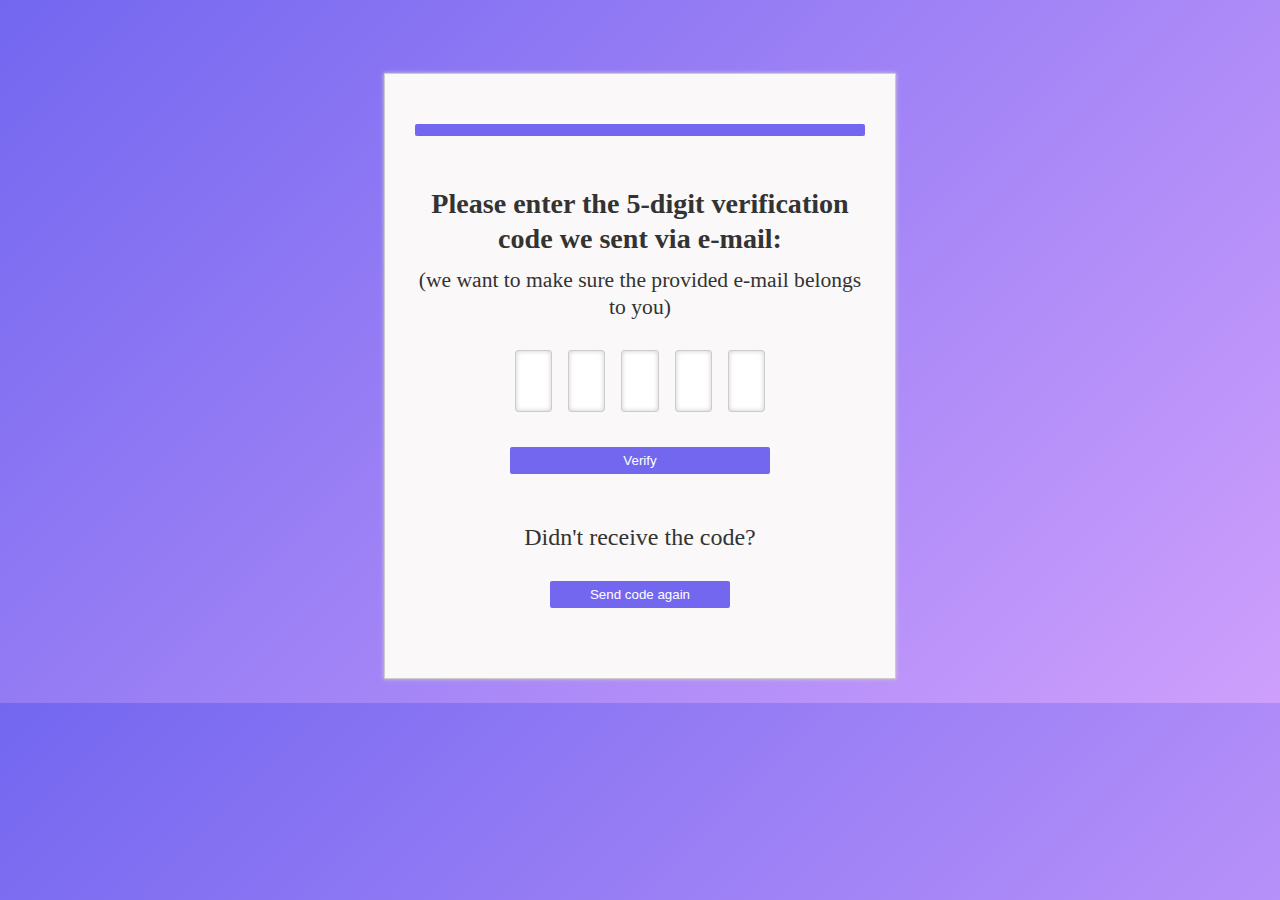
<file: src/main/resources/templates/email-checking.html>
<!DOCTYPE html>
<html lang="en">
<head>
    <meta charset="UTF-8">
    <title>Code Verification</title>
    <link href="https://fonts.googleapis.com/css2?family=Montserrat:wght@600&display=swap" rel="stylesheet">
</head>
<style>
    body{
        background: linear-gradient(135deg, #7367F0, #CE9FFC);
        font-family: Muli-SemiBold;
    }
    #wrapper {
        position: relative;
        z-index: 1;
        margin-top: 5%;
        font-family: Muli-SemiBold,serif;
        font-size: 1.5rem;
        text-align: center;
        /*box-sizing: border-box;*/
        box-sizing: border-box;
        color: #333;
    }

    #dialog {
        border: solid 1px #ccc;
        margin: 10px auto;
        padding: 20px 30px;
        display: inline-block;
        box-shadow: 0 0 4px #ccc;
        background-color: #FAF8F8;
        overflow: hidden;
        position: relative;
        max-width: 450px;
    }

    h3 {
        margin: 0 0 10px;
        padding: 0;
        line-height: 1.25;
    }

    span {
        font-size: 90%;
    }

    #form {
        max-width: 260px;
        margin: 25px auto 0;
    }

    input {
        margin: 5px;
        text-align: center;
        line-height: 80px;
        font-size: 50px;
        border: solid 1px #ccc;
        box-shadow: 0 0 5px #ccc inset;
        outline: none;
        width: 12%;
        height: 12%;
        transition: all .2s ease-in-out;
        border-radius: 3px;
    }

    input:focus {
        border-color: #D27AD1FF;
        box-shadow: 0 0 5px #D27AD1FF inset;
    }

    input::selection {
        background: transparent;
    }

    button {
        margin: 30px 0 50px;
        width: 100%;
        height: 20%;
        padding: 6px;
        background: #7367F0;
        border:none;
        font-family: 'Poppins', sans-serif;
        font-weight: lighter;
        color: white;
        border-radius: 2px;
        cursor: pointer;
    }
    #submit-button:hover{
        background: #CE9FFC;
        opacity: 1;
    }
    #image-1{
        position: absolute;
        bottom: 120px;
        right: 390px;
    }
    #resend-code-button{
        width: 40%;
        height: 30%;
    }
    #resend-code-button:hover{
        background: #CE9FFC;
        opacity: 1;
    }
    a{
        text-decoration: none;
        color: white;
    }

</style>
<body>
<div id="wrapper">
    <div id="dialog">
        <button class="close"></button>
        <h3>Please enter the 5-digit verification code we sent via e-mail:</h3>
        <span>(we want to make sure the provided e-mail belongs to you)</span>
        <form method="POST" action="/email" id="form">
            <input type="text" name="fldOne" maxLength="1" size="1" min="0" max="9" pattern="[0-9]{1}" />
            <input type="text" name="fldTwo" maxLength="1" size="1" min="0" max="9" pattern="[0-9]{1}" />
            <input type="text" name="fldThree" maxLength="1" size="1" min="0" max="9" pattern="[0-9]{1}" />
            <input type="text" name="fldFour" maxLength="1" size="1" min="0" max="9" pattern="[0-9]{1}" />
            <input type="text" name="fldFive" maxLength="1" size="1" min="0" max="9" pattern="[0-9]{1}" />

            <button id="submit-button" type="submit" class="btn btn-primary btn-embossed">Verify</button>
        </form>

        <div>
            Didn't receive the code?<br />
            <button id="resend-code-button">
                <a href="/signup/resend-code">Send code again</a><br/>
            </button>
        </div>
    </div>
</div>


<script>
    $(function() {
        'use strict';

        var body = $('body');

        function goToNextInput(e) {
            var key = e.which,
                t = $(e.target),
                sib = t.next('input');

            if (key != 9 && (key < 48 || key > 57)) {
                e.preventDefault();
                return false;
            }

            if (key === 9) {
                return true;
            }

            if (!sib || !sib.length) {
                sib = body.find('input').eq(0);
            }
            sib.select().focus();
        }

        function onKeyDown(e) {
            var key = e.which;

            if (key === 9 || (key >= 48 && key <= 57)) {
                return true;
            }

            e.preventDefault();
            return false;
        }

        function onFocus(e) {
            $(e.target).select();
        }

        body.on('keyup', 'input', goToNextInput);
        body.on('keydown', 'input', onKeyDown);
        body.on('click', 'input', onFocus);

    })
</script>

</body>
</html>
</file>
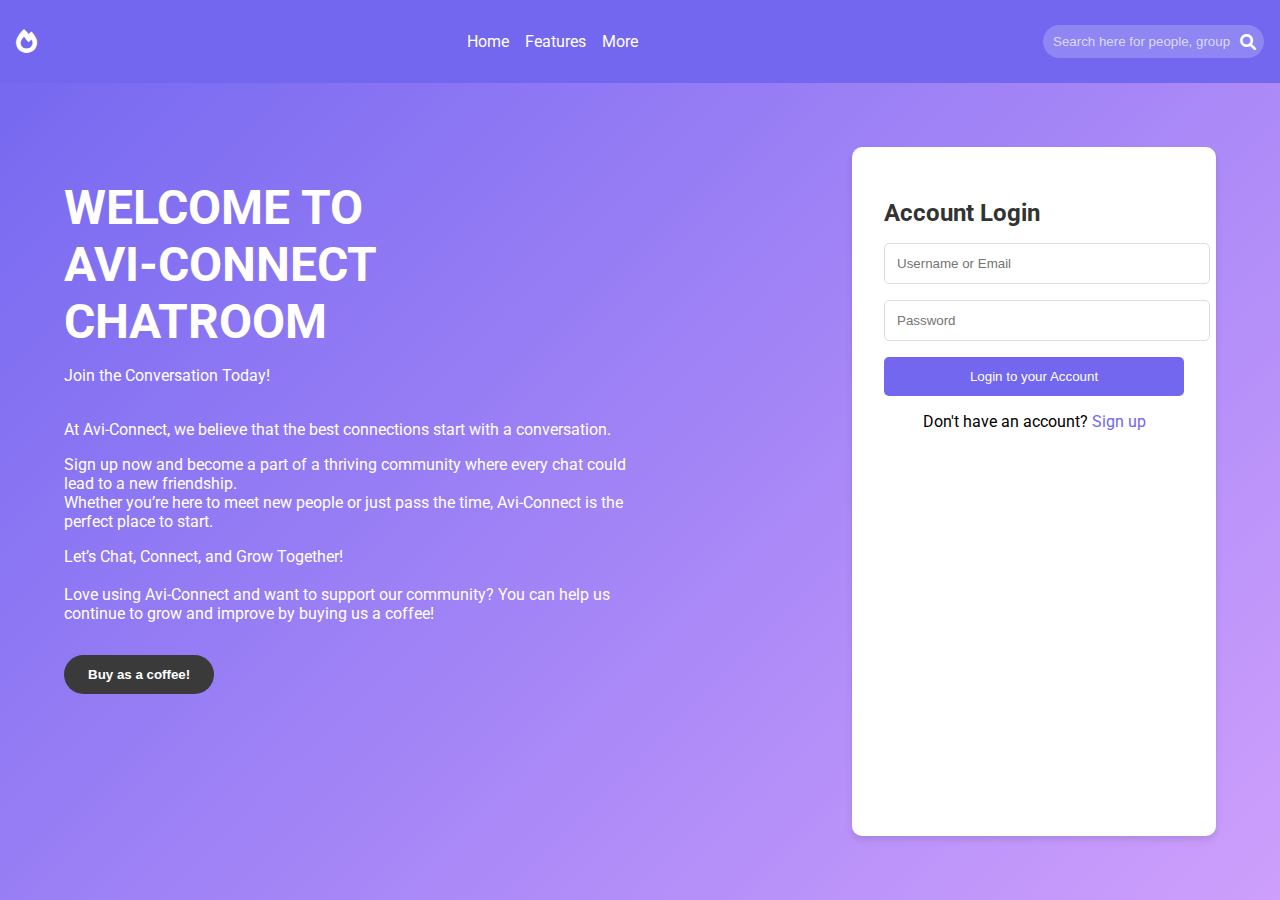
<file: src/main/resources/templates/home.html>
<!DOCTYPE html>
<html lang="en">
<head>
    <meta charset="UTF-8">
    <meta name="viewport" content="width=device-width, initial-scale=1.0">
    <title>Vikinger - Next Generation Social Community</title>
    <link href="https://fonts.googleapis.com/css2?family=Roboto:wght@400;500;700&display=swap" rel="stylesheet">
    <link rel="stylesheet" href="https://cdnjs.cloudflare.com/ajax/libs/font-awesome/6.0.0-beta3/css/all.min.css">
    <style>
        /* CSS кодот ќе биде тука */
        body, html {
            margin: 0;
            padding: 0;
            font-family: 'Roboto', sans-serif;
            height: 100%;
            overflow: hidden;
        }

        body {
            background: linear-gradient(135deg, #7367F0, #CE9FFC);
            display: flex;
            flex-direction: column;
        }

        header {
            background-color: #7367F0;
            padding: 1rem;
            color: white;
        }

        nav {
            display: flex;
            justify-content: space-between;
            align-items: center;
        }

        .logo {
            font-size: 1.5rem;
        }

        .nav-links {
            display: flex;
            list-style: none;
        }

        .nav-links li {
            margin-right: 1rem;
        }

        .nav-links a {
            color: white;
            text-decoration: none;
        }

        .search-bar {
            display: flex;
            align-items: center;
            background-color: rgba(255, 255, 255, 0.2);
            padding: 0.5rem;
            border-radius: 20px;
        }

        .search-bar input {
            background: transparent;
            border: none;
            color: white;
            margin-right: 0.5rem;
        }

        .search-bar input::placeholder {
            color: rgba(255, 255, 255, 0.7);
        }

        main {
            display: flex;
            justify-content: space-between;
            padding: 4rem;
            flex-grow: 1;
        }

        .content {
            color: white;
            max-width: 50%;
        }

        h1 {
            font-size: 3rem;
            margin-bottom: 1rem;
            animation: fadeInSlideUp 2s ease-in-out; /* Додавање на анимација */
        }

        @keyframes fadeInSlideUp {
            0% {
                opacity: 0;
                transform: translateY(20px); /* Почетно поместување надолу */
            }
            100% {
                opacity: 1;
                transform: translateY(0); /* Конечна позиција */
            }
        }

        .buttons {
            margin-top: 2rem;
        }

        .buttons button {
            padding: 0.75rem 1.5rem;
            margin-right: 1rem;
            border: none;
            border-radius: 20px;
            font-weight: bold;
            cursor: pointer;
        }

        .download-btn {
            background-color: #3a3a3a;
            color: white;
        }

        .features-btn {
            background-color: rgba(255, 255, 255, 0.2);
            color: white;
        }

        .login-form {
            background-color: white;
            padding: 2rem;
            border-radius: 10px;
            width: 300px;
            box-shadow: 0 4px 6px rgba(0, 0, 0, 0.1);
        }

        .login-form h2 {
            margin-bottom: 1rem;
            color: #333;
        }

        .login-form input {
            width: 100%;
            padding: 0.75rem;
            margin-bottom: 1rem;
            border: 1px solid #ddd;
            border-radius: 5px;
        }

        .login-form button {
            width: 100%;
            padding: 0.75rem;
            background-color: #7367F0;
            color: white;
            border: none;
            border-radius: 5px;
            cursor: pointer;
        }

        .signup-link {
            text-align: center;
            margin-top: 1rem;
        }

        .signup-link a {
            color: #7367F0;
            text-decoration: none;
        }

    </style>
</head>
<body>
<header>
    <nav>
        <div class="logo">
            <i class="fas fa-fire"></i>
        </div>
        <ul class="nav-links">
            <li><a href="#" class="active">Home</a></li>
            <li><a href="#">Features</a></li>
            <li><a href="#">More</a></li>
        </ul>
        <div class="search-bar">
            <input type="text" placeholder="Search here for people, groups and posts">
            <i class="fas fa-search"></i>
        </div>
    </nav>
</header>

<main>
    <div class="content">
        <h1>WELCOME TO<br>AVI-CONNECT CHATROOM</h1>
        <div>
            <p>Join the Conversation Today!<br><br></p>

            <p>At Avi-Connect, we believe that the best connections start with a conversation.</p>
            <p>Sign up now and become a part of a thriving community where every chat could lead to a new friendship.
            <br>Whether you’re here to meet new people or just pass the time, Avi-Connect is the perfect place to start.<br></p>

            <p>Let’s Chat, Connect, and Grow Together!<br><br>
                Love using Avi-Connect and want to support our community? You can help us continue to grow and improve by buying us a coffee!</p></div>
        <div class="buttons">
            <form action="/paypal">
                <button type="submit" class="download-btn">Buy as a coffee!</button>
            </form>
        </div>
    </div>

    <div class="login-form">
        <h2>Account Login</h2>
        <form method="post" action="/login">
            <input type="text" name="usernameOrEmail" placeholder="Username or Email">
            <input type="password" name="password" placeholder="Password">
            <button type="submit">Login to your Account</button>
        </form>
        <p class="signup-link">Don't have an account? <a href="/signup">Sign up</a></p>
    </div>
</main>

</body>
</html>
</file>
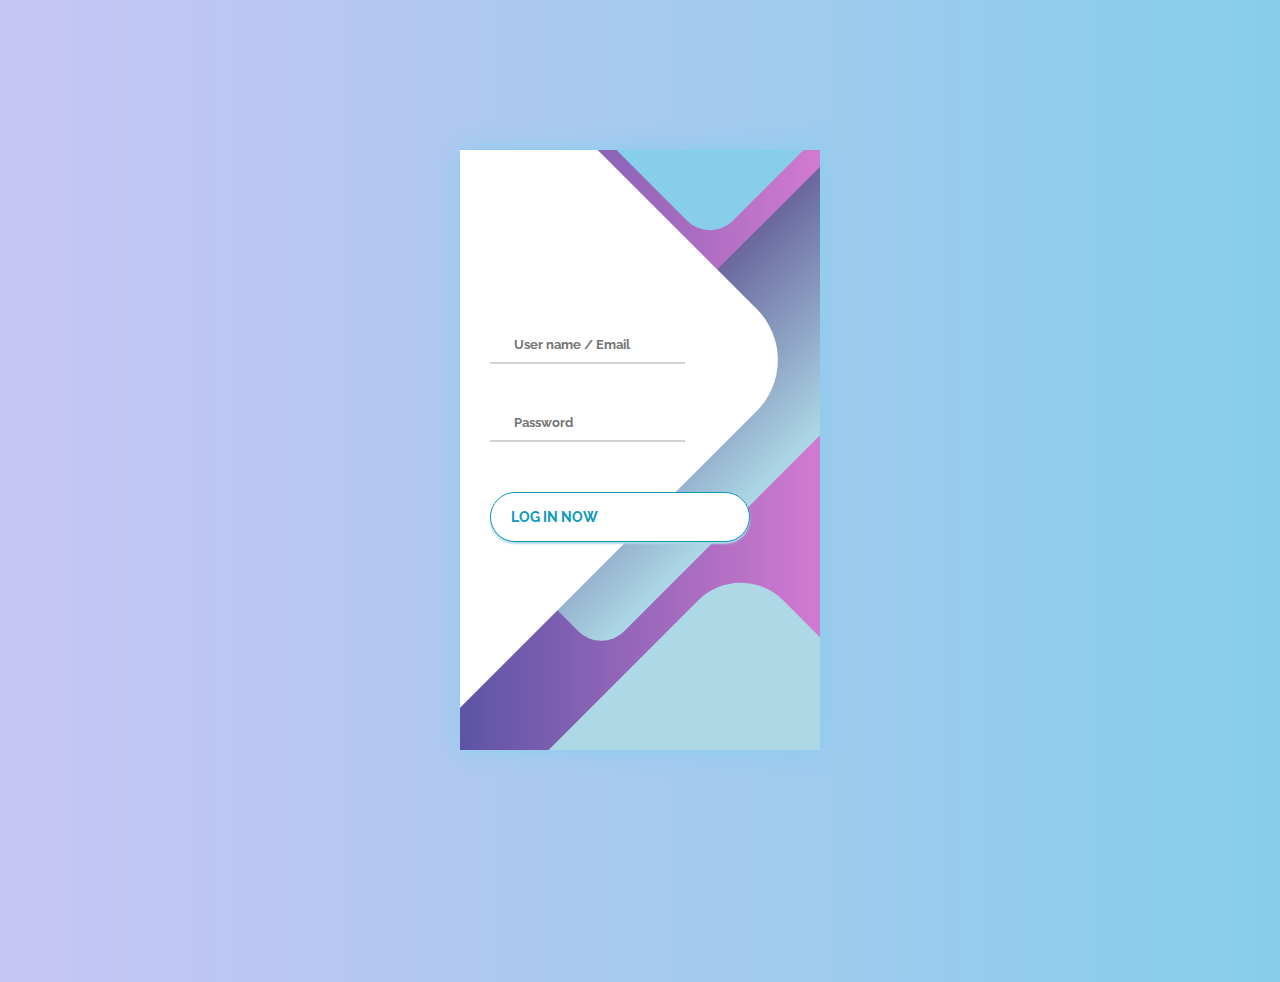
<file: src/main/resources/templates/login.html>
<!DOCTYPE html>
<html lang="en">
<head>
    <meta charset="UTF-8">
    <title>LoginTemplate</title>
    <style>
        @import url('https://fonts.googleapis.com/css?family=Raleway:400,700');

        * {
            box-sizing: border-box;
            margin: 0;
            padding: 0;
            font-family: Raleway, sans-serif;
        }

        body {
            background: linear-gradient(90deg, #C7C5F4, #87CEEB);
        }

        .container {
            display: flex;
            align-items: center;
            justify-content: center;
            min-height: 100vh;
        }

        .screen {
            background: linear-gradient(90deg, #5D54A4, #D27AD1FF);
            position: relative;
            height: 600px;
            width: 360px;
            box-shadow: 0px 0px 24px #87CEEB;
        }

        .screen__content {
            z-index: 1;
            position: relative;
            height: 100%;
        }

        .screen__background {
            position: absolute;
            top: 0;
            left: 0;
            right: 0;
            bottom: 0;
            z-index: 0;
            -webkit-clip-path: inset(0 0 0 0);
            clip-path: inset(0 0 0 0);
        }

        .screen__background__shape {
            transform: rotate(45deg);
            position: absolute;
        }

        .screen__background__shape1 {
            height: 520px;
            width: 520px;
            background: #FFF;
            top: -50px;
            right: 120px;
            border-radius: 0 72px 0 0;
        }

        .screen__background__shape2 {
            height: 220px;
            width: 220px;
            background: #87CEEB;
            top: -172px;
            right: 0;
            border-radius: 32px;
        }

        .screen__background__shape3 {
            height: 540px;
            width: 190px;
            background: linear-gradient(270deg, #ADD8E6, #6A679E);
            top: -24px;
            right: 0;
            border-radius: 32px;
        }

        .screen__background__shape4 {
            height: 400px;
            width: 200px;
            background: #ADD8E6;
            top: 420px;
            right: 50px;
            border-radius: 60px;
        }

        .login {
            width: 320px;
            padding: 30px;
            padding-top: 156px;
        }

        .login__field {
            padding: 20px 0px;
            position: relative;
        }

        .login__icon {
            position: absolute;
            top: 30px;
            color: #ADD8E6;
        }

        .login__input {
            border: none;
            border-bottom: 2px solid #D1D1D4;
            background: none;
            padding: 10px;
            padding-left: 24px;
            font-weight: 700;
            width: 75%;
            transition: .2s;
        }

        .login__input:active,
        .login__input:focus,
        .login__input:hover {
            outline: none;
            border-bottom-color: #ADD8E6;
        }

        .login__submit {
            background: #fff;
            font-size: 14px;
            margin-top: 30px;
            padding: 16px 20px;
            border-radius: 26px;
            border: 1px solid #0d98ba;
            text-transform: uppercase;
            font-weight: 700;
            display: flex;
            align-items: center;
            width: 100%;
            color: #0d98ba;
            box-shadow: 0px 2px 2px #ADD8E6;
            cursor: pointer;
            transition: .2s;
        }

        .login__submit:active,
        .login__submit:focus,
        .login__submit:hover {
            border-color: #ADD8E6;
            outline: none;
        }

        .button__icon {
            font-size: 24px;
            margin-left: auto;
            color: #0d98ba;
        }

        .social-login {
            position: absolute;
            height: 140px;
            width: 160px;
            text-align: center;
            bottom: 0px;
            right: 0px;
            color: #0d98ba;
        }

        .social-icons {
            display: flex;
            align-items: center;
            justify-content: center;
        }

        .social-login__icon {
            padding: 20px 10px;
            color: #fff;
            text-decoration: none;
            text-shadow: 0px 0px 8px #0d98ba;
        }

        .social-login__icon:hover {
            transform: scale(1.5);
        }
    </style>
</head>
<body>
<div class="container">
    <div class="screen">
        <div class="screen__content">
            <form method="POST" action="/login" class="login">
                <div class="login__field">
                    <i class="login__icon fas fa-user"></i>
                    <input type="text" name="usernameOrEmail" class="login__input" placeholder="User name / Email">
                </div>
                <div class="login__field">
                    <i class="login__icon fas fa-lock"></i>
                    <input type="password" name="password" class="login__input" placeholder="Password">
                </div>
                <button class="button login__submit">
                    <span class="button__text">Log In Now</span>
                    <i class="button__icon fas fa-chevron-right"></i>
                </button>
            </form>

        </div>
        <div class="screen__background">
            <span class="screen__background__shape screen__background__shape4"></span>
            <span class="screen__background__shape screen__background__shape3"></span>
            <span class="screen__background__shape screen__background__shape2"></span>
            <span class="screen__background__shape screen__background__shape1"></span>
        </div>
    </div>
</div>
</body>
</html>
</file>
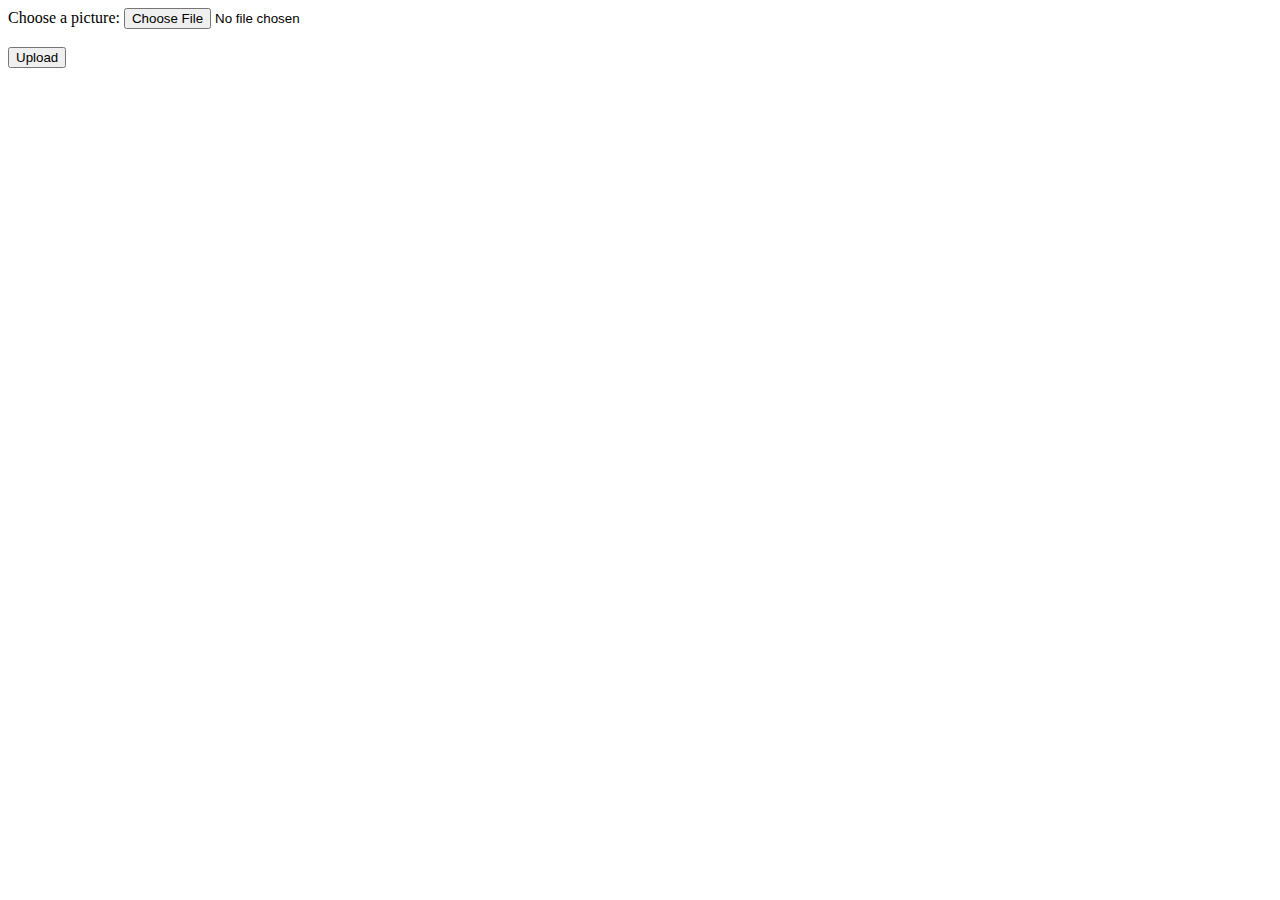
<file: src/main/resources/templates/test-file-upload.html>
<!DOCTYPE html>
<html lang="en">
<head>
    <meta charset="UTF-8">
    <title>Title</title>
</head>
<body>
<form method="post" action="/upload/profile-picture" enctype="multipart/form-data">
    <label for="profilePicture">Choose a picture:</label>
    <input type="file" id="profilePicture" name="file" accept="image/*">
    <br><br>
    <button type="submit">Upload</button>
</form>

</body>
</html>
</file>
